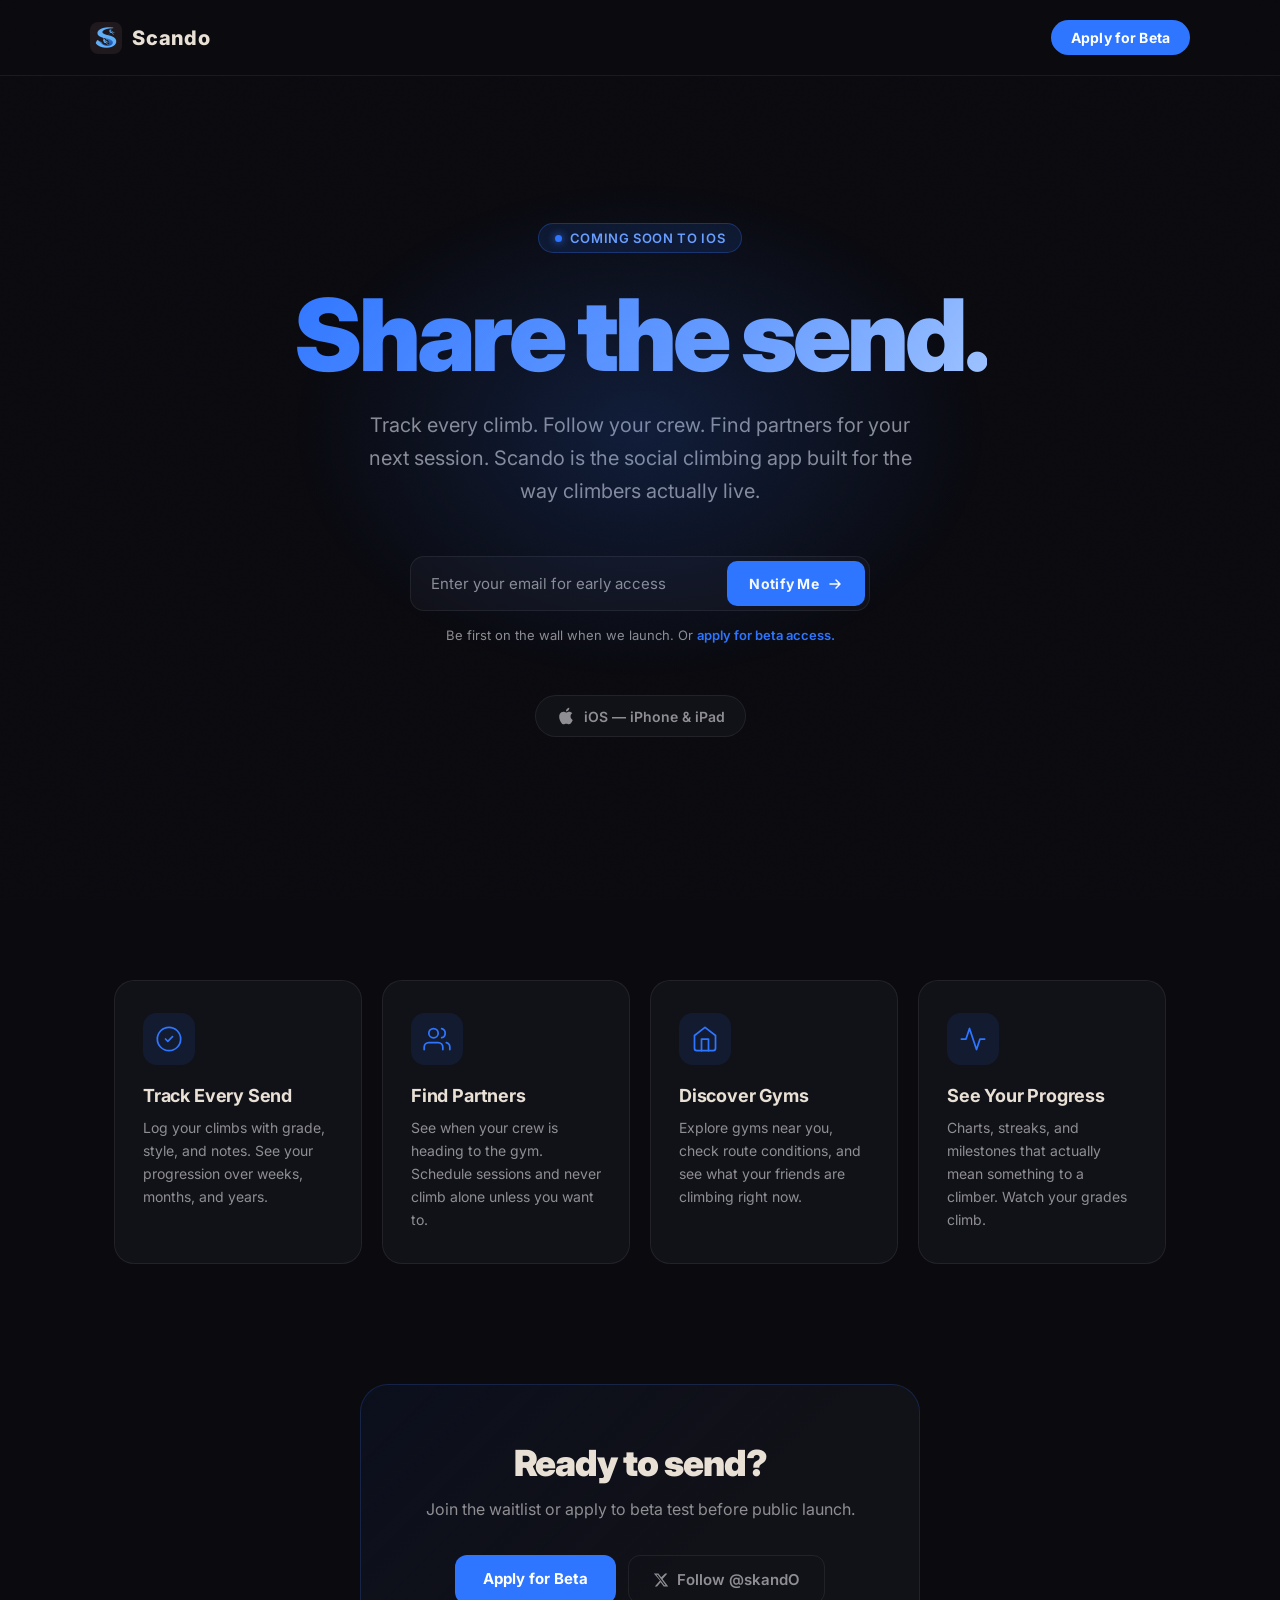
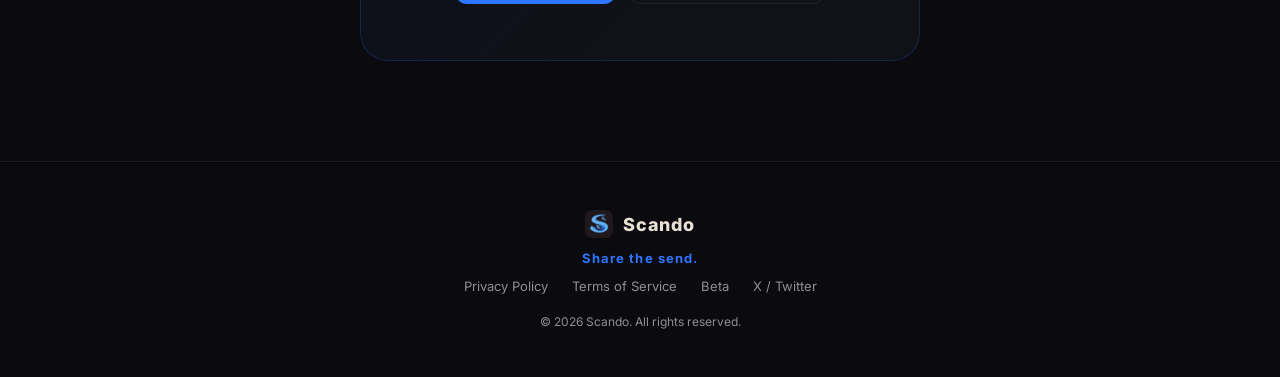
<file: index.html>
<!DOCTYPE html>
<html lang="en">
<head>
  <meta charset="UTF-8" />
  <meta name="viewport" content="width=device-width, initial-scale=1.0" />
  <title>Scando — Share the Send.</title>
  <meta name="description" content="Track every climb, follow your crew, and share every send. Scando is the social climbing app for iOS." />
  <meta property="og:title" content="Scando — Share the Send." />
  <meta property="og:description" content="The social climbing app for iOS. Coming soon." />
  <meta property="og:image" content="https://joinscando.com/icon.png" />
  <meta property="og:url" content="https://joinscando.com" />
  <meta name="twitter:card" content="summary_large_image" />
  <link rel="icon" type="image/png" href="icon.png" />
  <link rel="preconnect" href="https://fonts.googleapis.com" />
  <link rel="preconnect" href="https://fonts.gstatic.com" crossorigin />
  <link href="https://fonts.googleapis.com/css2?family=Inter:wght@400;500;600;700;800;900&display=swap" rel="stylesheet" />
  <link rel="stylesheet" href="styles.css" />
  <link rel="stylesheet" href="legal.css" />
</head>
<body>
  <div class="noise"></div>

  <header>
    <nav>
      <a href="/" class="logo">
        <img src="icon.png" alt="Scando" class="logo-icon" />
        <span>Scando</span>
      </a>
      <a href="/beta.html" class="nav-beta-btn">Apply for Beta</a>
    </nav>
  </header>

  <main>
    <section class="hero">
      <div class="hero-glow"></div>

      <div class="badge">
        <span class="badge-dot"></span>
        Coming Soon to iOS
      </div>

      <h1>
        <span class="gradient-text">Share the send.</span>
      </h1>

      <p class="hero-sub">
        Track every climb. Follow your crew. Find partners for your next session.
        Scando is the social climbing app built for the way climbers actually live.
      </p>

      <form class="signup-form" id="signupForm">
        <input
          type="email"
          name="email"
          placeholder="Enter your email for early access"
          required
          id="emailInput"
        />
        <button type="submit">
          <span>Notify Me</span>
          <svg width="16" height="16" viewBox="0 0 16 16" fill="none">
            <path d="M3 8h10M9 4l4 4-4 4" stroke="currentColor" stroke-width="1.5" stroke-linecap="round" stroke-linejoin="round"/>
          </svg>
        </button>
      </form>
      <p class="signup-note" id="signupNote">Be first on the wall when we launch. Or <a href="/beta.html">apply for beta access.</a></p>

      <div class="platforms">
        <div class="platform-badge">
          <svg width="20" height="20" viewBox="0 0 24 24" fill="currentColor">
            <path d="M18.71 19.5c-.83 1.24-1.71 2.45-3.05 2.47-1.34.03-1.77-.79-3.29-.79-1.53 0-2 .77-3.27.82-1.31.05-2.3-1.32-3.14-2.53C4.25 17 2.94 12.45 4.7 9.39c.87-1.52 2.43-2.48 4.12-2.51 1.28-.02 2.5.87 3.29.87.78 0 2.26-1.07 3.8-.91.65.03 2.47.26 3.64 1.98-.09.06-2.17 1.28-2.15 3.81.03 3.02 2.65 4.03 2.68 4.04-.03.07-.42 1.44-1.38 2.83M13 3.5c.73-.83 1.94-1.46 2.94-1.5.13 1.17-.34 2.35-1.04 3.19-.69.85-1.83 1.51-2.95 1.42-.15-1.15.41-2.35 1.05-3.11z"/>
          </svg>
          <span>iOS — iPhone & iPad</span>
        </div>
      </div>
    </section>

    <section class="features">
      <div class="features-grid">
        <div class="feature-card">
          <div class="feature-icon">
            <svg width="28" height="28" viewBox="0 0 24 24" fill="none" stroke="currentColor" stroke-width="1.5" stroke-linecap="round" stroke-linejoin="round">
              <path d="M9 12l2 2 4-4"/>
              <path d="M12 2a10 10 0 100 20A10 10 0 0012 2z"/>
            </svg>
          </div>
          <h3>Track Every Send</h3>
          <p>Log your climbs with grade, style, and notes. See your progression over weeks, months, and years.</p>
        </div>
        <div class="feature-card">
          <div class="feature-icon">
            <svg width="28" height="28" viewBox="0 0 24 24" fill="none" stroke="currentColor" stroke-width="1.5" stroke-linecap="round" stroke-linejoin="round">
              <path d="M17 21v-2a4 4 0 00-4-4H5a4 4 0 00-4 4v2"/>
              <circle cx="9" cy="7" r="4"/>
              <path d="M23 21v-2a4 4 0 00-3-3.87M16 3.13a4 4 0 010 7.75"/>
            </svg>
          </div>
          <h3>Find Partners</h3>
          <p>See when your crew is heading to the gym. Schedule sessions and never climb alone unless you want to.</p>
        </div>
        <div class="feature-card">
          <div class="feature-icon">
            <svg width="28" height="28" viewBox="0 0 24 24" fill="none" stroke="currentColor" stroke-width="1.5" stroke-linecap="round" stroke-linejoin="round">
              <path d="M3 9l9-7 9 7v11a2 2 0 01-2 2H5a2 2 0 01-2-2z"/>
              <polyline points="9,22 9,12 15,12 15,22"/>
            </svg>
          </div>
          <h3>Discover Gyms</h3>
          <p>Explore gyms near you, check route conditions, and see what your friends are climbing right now.</p>
        </div>
        <div class="feature-card">
          <div class="feature-icon">
            <svg width="28" height="28" viewBox="0 0 24 24" fill="none" stroke="currentColor" stroke-width="1.5" stroke-linecap="round" stroke-linejoin="round">
              <polyline points="22,12 18,12 15,21 9,3 6,12 2,12"/>
            </svg>
          </div>
          <h3>See Your Progress</h3>
          <p>Charts, streaks, and milestones that actually mean something to a climber. Watch your grades climb.</p>
        </div>
      </div>
    </section>

    <section class="cta-section">
      <div class="cta-inner">
        <h2>Ready to send?</h2>
        <p>Join the waitlist or apply to beta test before public launch.</p>
        <div class="cta-buttons">
          <a href="/beta.html" class="cta-primary">Apply for Beta</a>
          <a href="https://x.com/skando" target="_blank" rel="noopener" class="cta-secondary">
            <svg width="16" height="16" viewBox="0 0 24 24" fill="currentColor">
              <path d="M18.244 2.25h3.308l-7.227 8.26 8.502 11.24H16.17l-4.714-6.231-5.401 6.231H2.744l7.73-8.835L1.254 2.25H8.08l4.259 5.63 5.905-5.63zm-1.161 17.52h1.833L7.084 4.126H5.117z"/>
            </svg>
            Follow @skandO
          </a>
        </div>
      </div>
    </section>
  </main>

  <footer>
    <div class="footer-inner">
      <div class="footer-logo">
        <img src="icon.png" alt="Scando" />
        <span>Scando</span>
      </div>
      <p class="footer-tagline">Share the send.</p>
      <div class="footer-links">
        <a href="/privacy.html">Privacy Policy</a>
        <a href="/terms.html">Terms of Service</a>
        <a href="/beta.html">Beta</a>
        <a href="https://x.com/skando" target="_blank" rel="noopener">X / Twitter</a>
      </div>
      <p class="footer-copy">&copy; 2026 Scando. All rights reserved.</p>
    </div>
  </footer>

  <script src="main.js"></script>
</body>
</html>
</file>
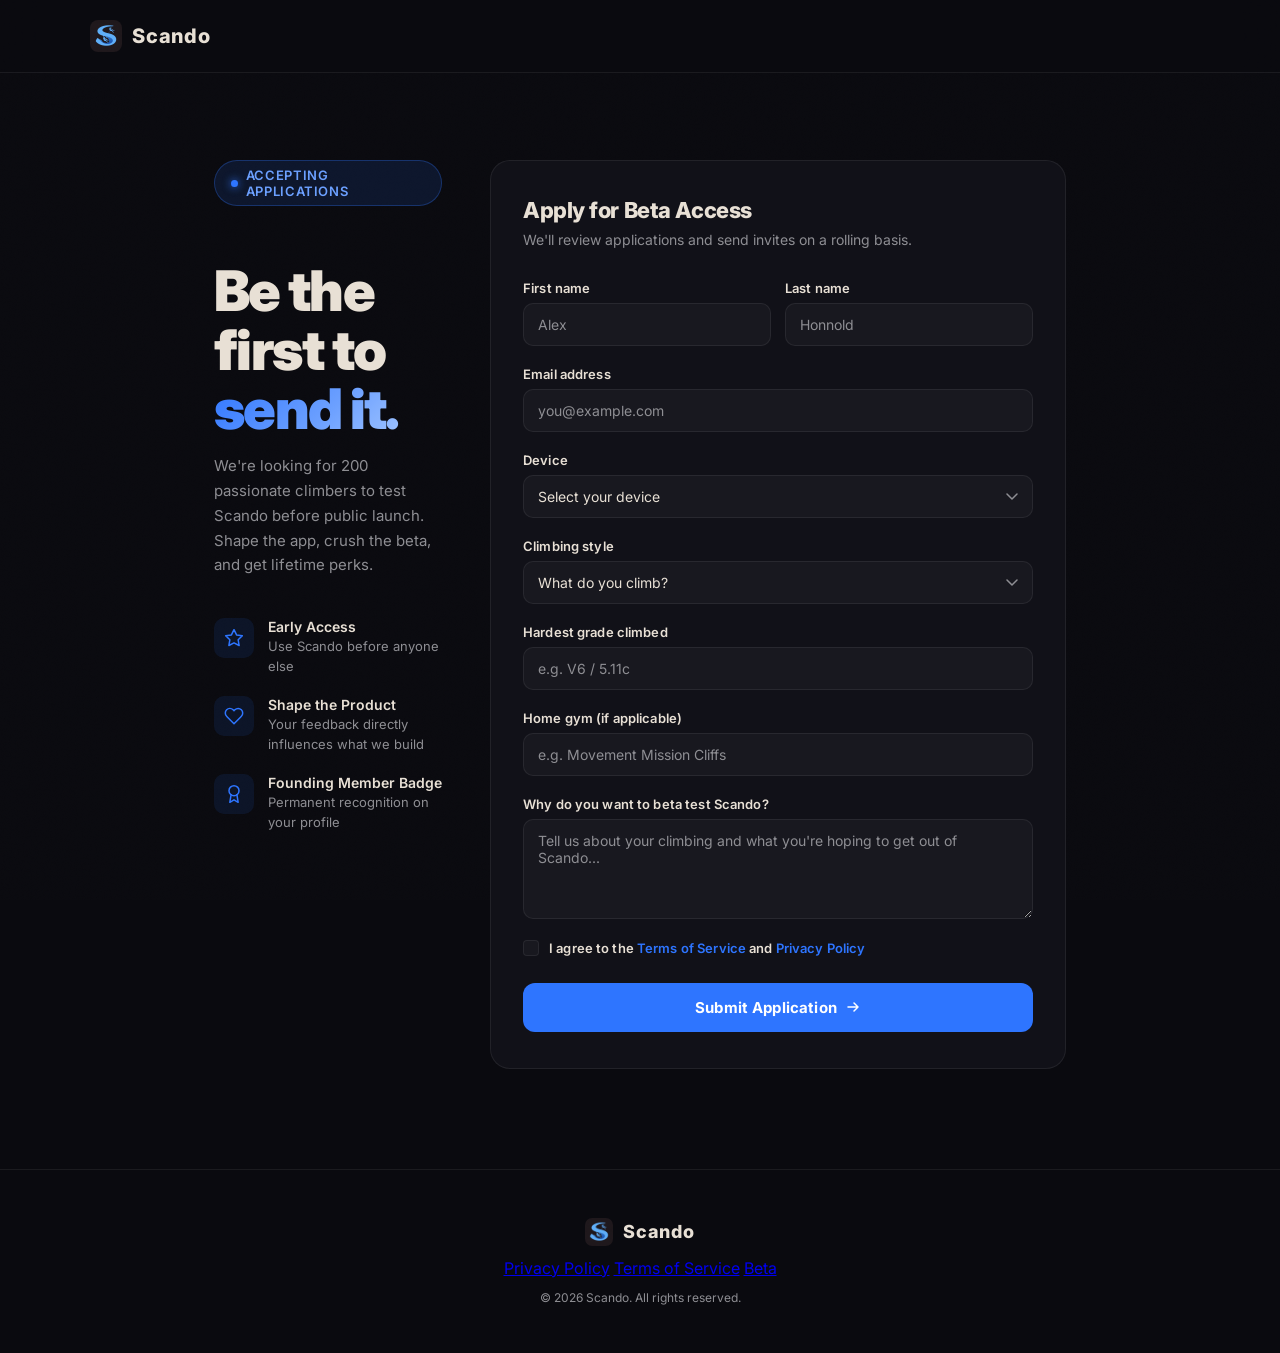
<file: beta.html>
<!DOCTYPE html>
<html lang="en">
<head>
  <meta charset="UTF-8" />
  <meta name="viewport" content="width=device-width, initial-scale=1.0" />
  <title>Beta Testing — Scando</title>
  <meta name="description" content="Apply to beta test Scando before public launch. We're looking for passionate climbers to help shape the app." />
  <link rel="icon" type="image/png" href="icon.png" />
  <link rel="preconnect" href="https://fonts.googleapis.com" />
  <link rel="preconnect" href="https://fonts.gstatic.com" crossorigin />
  <link href="https://fonts.googleapis.com/css2?family=Inter:wght@400;500;600;700;800;900&display=swap" rel="stylesheet" />
  <link rel="stylesheet" href="styles.css" />
  <link rel="stylesheet" href="beta.css" />
</head>
<body>
  <div class="noise"></div>
  <header>
    <nav>
      <a href="/" class="logo">
        <img src="icon.png" alt="Scando" class="logo-icon" />
        <span>Scando</span>
      </a>
    </nav>
  </header>

  <main class="beta-main">
    <div class="beta-container">
      <div class="beta-hero">
        <div class="badge">
          <span class="badge-dot"></span>
          Accepting Applications
        </div>
        <h1>Be the first to<br /><span class="gradient-text">send it.</span></h1>
        <p class="beta-sub">We're looking for 200 passionate climbers to test Scando before public launch. Shape the app, crush the beta, and get lifetime perks.</p>

        <div class="beta-perks">
          <div class="perk">
            <div class="perk-icon">
              <svg width="20" height="20" viewBox="0 0 24 24" fill="none" stroke="currentColor" stroke-width="1.8" stroke-linecap="round" stroke-linejoin="round">
                <polygon points="12,2 15.09,8.26 22,9.27 17,14.14 18.18,21.02 12,17.77 5.82,21.02 7,14.14 2,9.27 8.91,8.26"/>
              </svg>
            </div>
            <div>
              <p class="perk-title">Early Access</p>
              <p class="perk-desc">Use Scando before anyone else</p>
            </div>
          </div>
          <div class="perk">
            <div class="perk-icon">
              <svg width="20" height="20" viewBox="0 0 24 24" fill="none" stroke="currentColor" stroke-width="1.8" stroke-linecap="round" stroke-linejoin="round">
                <path d="M20.84 4.61a5.5 5.5 0 00-7.78 0L12 5.67l-1.06-1.06a5.5 5.5 0 00-7.78 7.78l1.06 1.06L12 21.23l7.78-7.78 1.06-1.06a5.5 5.5 0 000-7.78z"/>
              </svg>
            </div>
            <div>
              <p class="perk-title">Shape the Product</p>
              <p class="perk-desc">Your feedback directly influences what we build</p>
            </div>
          </div>
          <div class="perk">
            <div class="perk-icon">
              <svg width="20" height="20" viewBox="0 0 24 24" fill="none" stroke="currentColor" stroke-width="1.8" stroke-linecap="round" stroke-linejoin="round">
                <circle cx="12" cy="8" r="6"/>
                <path d="M15.477 12.89L17 22l-5-3-5 3 1.523-9.11"/>
              </svg>
            </div>
            <div>
              <p class="perk-title">Founding Member Badge</p>
              <p class="perk-desc">Permanent recognition on your profile</p>
            </div>
          </div>
        </div>
      </div>

      <div class="beta-form-card" id="betaFormCard">
        <h2>Apply for Beta Access</h2>
        <p class="form-sub">We'll review applications and send invites on a rolling basis.</p>

        <form class="beta-form" id="betaForm">
          <div class="field-row">
            <div class="field">
              <label for="firstName">First name</label>
              <input type="text" id="firstName" name="firstName" placeholder="Alex" required />
            </div>
            <div class="field">
              <label for="lastName">Last name</label>
              <input type="text" id="lastName" name="lastName" placeholder="Honnold" required />
            </div>
          </div>

          <div class="field">
            <label for="betaEmail">Email address</label>
            <input type="email" id="betaEmail" name="email" placeholder="you@example.com" required />
          </div>

          <div class="field">
            <label for="device">Device</label>
            <select id="device" name="device" required>
              <option value="" disabled selected>Select your device</option>
              <option value="iphone">iPhone</option>
              <option value="ipad">iPad</option>
            </select>
          </div>

          <div class="field">
            <label for="climbingStyle">Climbing style</label>
            <select id="climbingStyle" name="climbingStyle" required>
              <option value="" disabled selected>What do you climb?</option>
              <option value="bouldering">Bouldering</option>
              <option value="sport">Sport / Top Rope</option>
              <option value="trad">Trad</option>
              <option value="all">All of the above</option>
            </select>
          </div>

          <div class="field">
            <label for="grade">Hardest grade climbed</label>
            <input type="text" id="grade" name="grade" placeholder="e.g. V6 / 5.11c" />
          </div>

          <div class="field">
            <label for="gym">Home gym (if applicable)</label>
            <input type="text" id="gym" name="gym" placeholder="e.g. Movement Mission Cliffs" />
          </div>

          <div class="field">
            <label for="why">Why do you want to beta test Scando?</label>
            <textarea id="why" name="why" rows="4" placeholder="Tell us about your climbing and what you're hoping to get out of Scando..." required></textarea>
          </div>

          <div class="field checkbox-field">
            <label class="checkbox-label">
              <input type="checkbox" id="agree" name="agree" required />
              <span>I agree to the <a href="/terms.html" target="_blank">Terms of Service</a> and <a href="/privacy.html" target="_blank">Privacy Policy</a></span>
            </label>
          </div>

          <button type="submit" class="submit-btn">
            <span>Submit Application</span>
            <svg width="16" height="16" viewBox="0 0 16 16" fill="none">
              <path d="M3 8h10M9 4l4 4-4 4" stroke="currentColor" stroke-width="1.5" stroke-linecap="round" stroke-linejoin="round"/>
            </svg>
          </button>
        </form>
      </div>

      <div class="beta-success" id="betaSuccess" style="display:none;">
        <div class="success-icon">
          <svg width="40" height="40" viewBox="0 0 24 24" fill="none" stroke="currentColor" stroke-width="1.5" stroke-linecap="round" stroke-linejoin="round">
            <path d="M22 11.08V12a10 10 0 11-5.93-9.14"/>
            <polyline points="22,4 12,14.01 9,11.01"/>
          </svg>
        </div>
        <h2>Application received.</h2>
        <p>We'll be in touch. In the meantime, follow us for updates.</p>
        <a href="/" class="back-link">Back to home</a>
      </div>
    </div>
  </main>

  <footer>
    <div class="footer-inner">
      <div class="footer-logo">
        <img src="icon.png" alt="Scando" />
        <span>Scando</span>
      </div>
      <div class="footer-links">
        <a href="/privacy.html">Privacy Policy</a>
        <a href="/terms.html">Terms of Service</a>
        <a href="/beta.html">Beta</a>
      </div>
      <p class="footer-copy">&copy; 2026 Scando. All rights reserved.</p>
    </div>
  </footer>

  <script src="beta.js"></script>
</body>
</html>
</file>
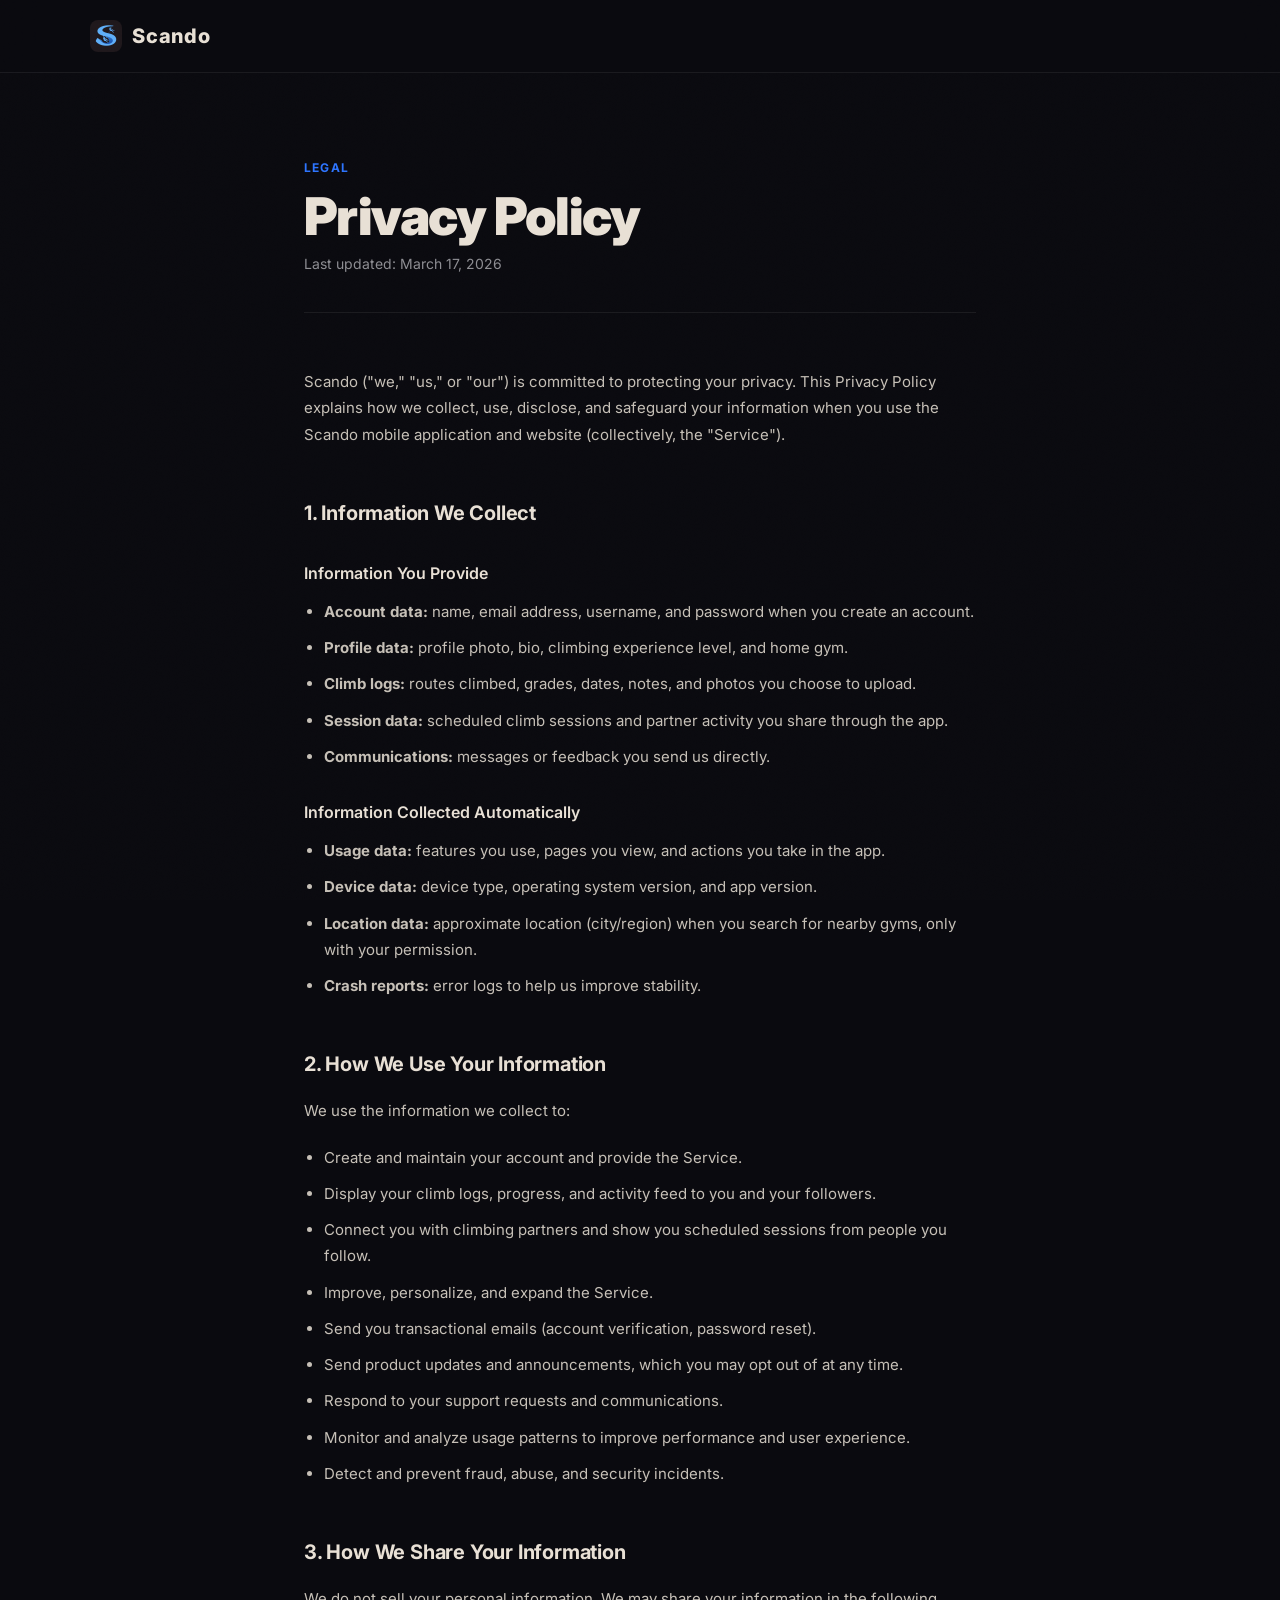
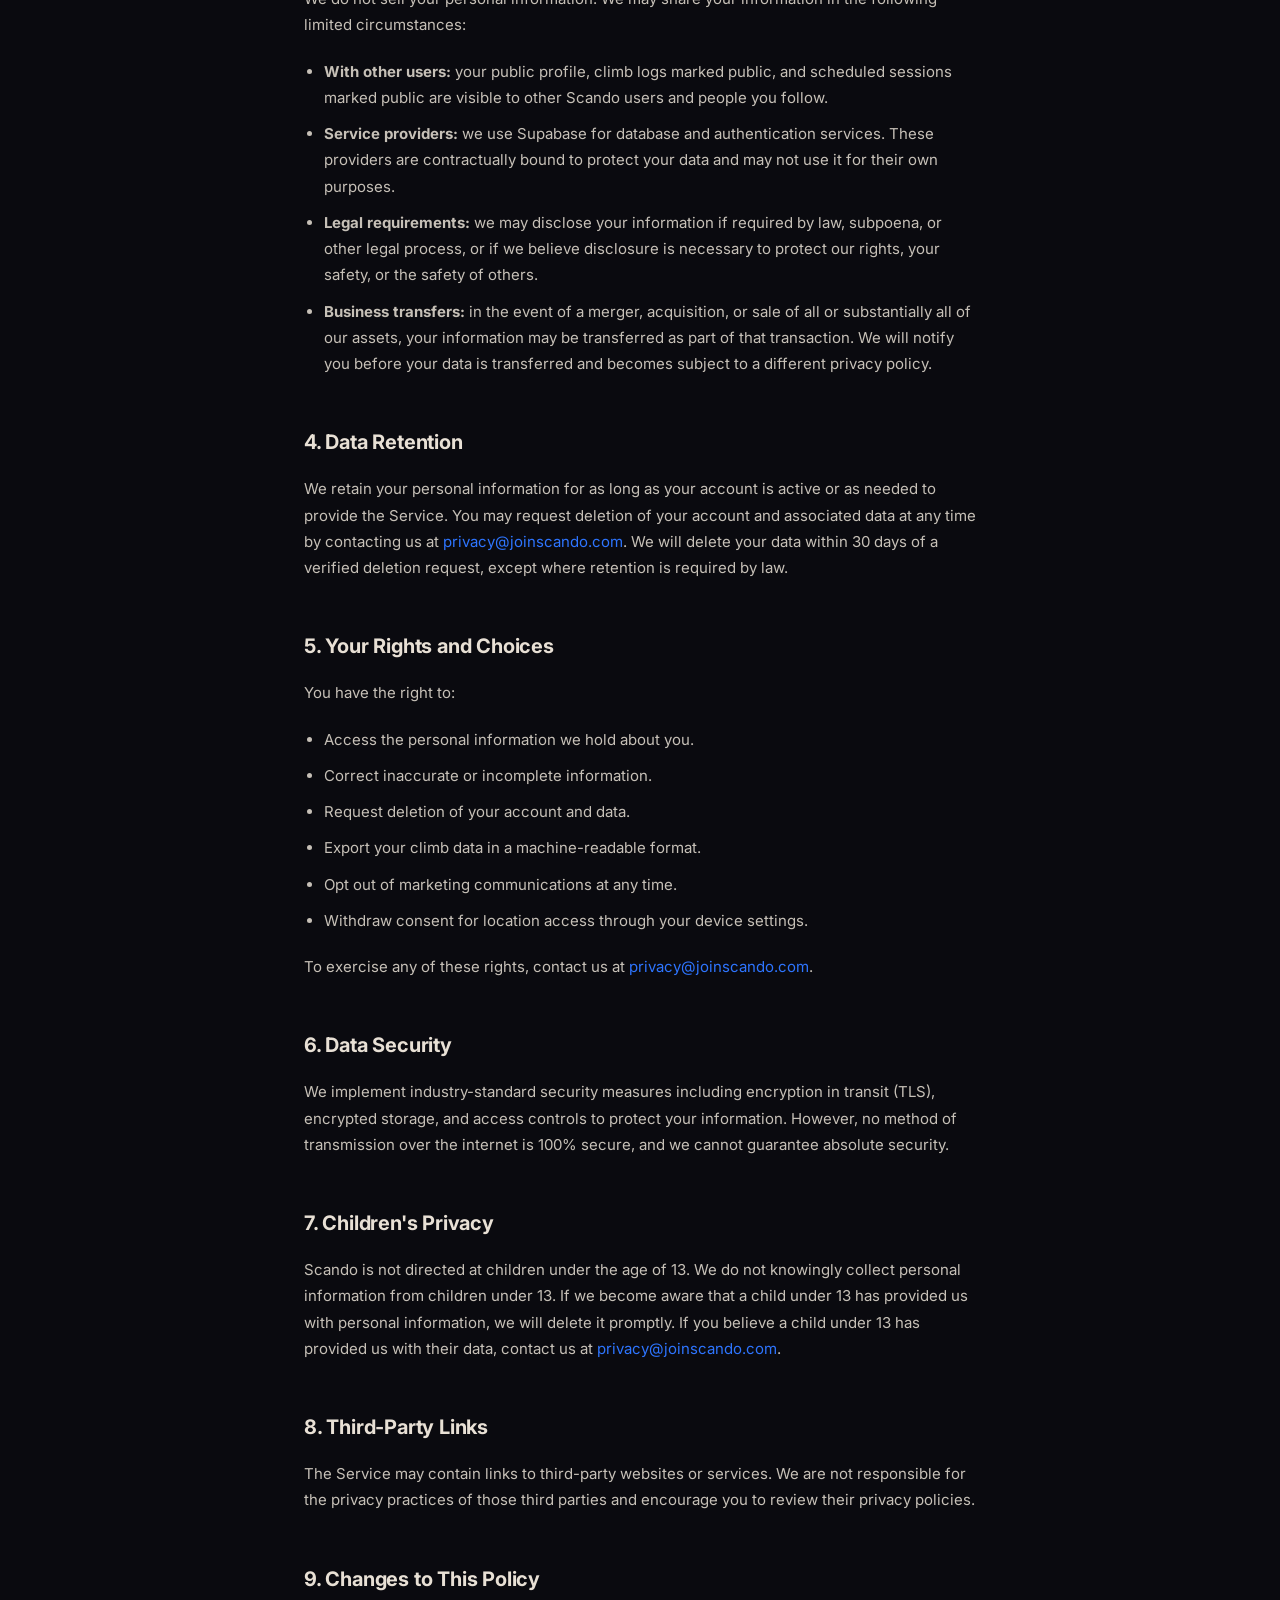
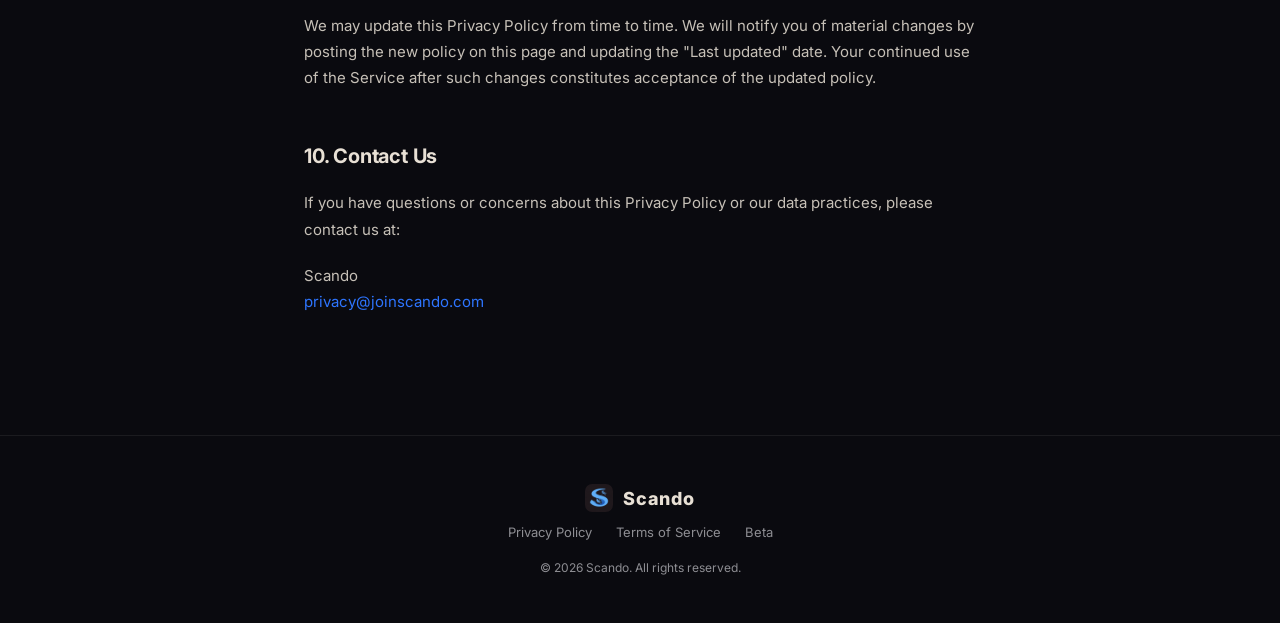
<file: privacy.html>
<!DOCTYPE html>
<html lang="en">
<head>
  <meta charset="UTF-8" />
  <meta name="viewport" content="width=device-width, initial-scale=1.0" />
  <title>Privacy Policy — Scando</title>
  <link rel="icon" type="image/png" href="icon.png" />
  <link rel="preconnect" href="https://fonts.googleapis.com" />
  <link rel="preconnect" href="https://fonts.gstatic.com" crossorigin />
  <link href="https://fonts.googleapis.com/css2?family=Inter:wght@400;500;600;700;800;900&display=swap" rel="stylesheet" />
  <link rel="stylesheet" href="styles.css" />
  <link rel="stylesheet" href="legal.css" />
</head>
<body>
  <div class="noise"></div>
  <header>
    <nav>
      <a href="/" class="logo">
        <img src="icon.png" alt="Scando" class="logo-icon" />
        <span>Scando</span>
      </a>
    </nav>
  </header>
  <main class="legal-main">
    <div class="legal-container">
      <div class="legal-header">
        <p class="legal-label">Legal</p>
        <h1>Privacy Policy</h1>
        <p class="legal-date">Last updated: March 17, 2026</p>
      </div>

      <div class="legal-body">
        <p>Scando ("we," "us," or "our") is committed to protecting your privacy. This Privacy Policy explains how we collect, use, disclose, and safeguard your information when you use the Scando mobile application and website (collectively, the "Service").</p>

        <h2>1. Information We Collect</h2>

        <h3>Information You Provide</h3>
        <ul>
          <li><strong>Account data:</strong> name, email address, username, and password when you create an account.</li>
          <li><strong>Profile data:</strong> profile photo, bio, climbing experience level, and home gym.</li>
          <li><strong>Climb logs:</strong> routes climbed, grades, dates, notes, and photos you choose to upload.</li>
          <li><strong>Session data:</strong> scheduled climb sessions and partner activity you share through the app.</li>
          <li><strong>Communications:</strong> messages or feedback you send us directly.</li>
        </ul>

        <h3>Information Collected Automatically</h3>
        <ul>
          <li><strong>Usage data:</strong> features you use, pages you view, and actions you take in the app.</li>
          <li><strong>Device data:</strong> device type, operating system version, and app version.</li>
          <li><strong>Location data:</strong> approximate location (city/region) when you search for nearby gyms, only with your permission.</li>
          <li><strong>Crash reports:</strong> error logs to help us improve stability.</li>
        </ul>

        <h2>2. How We Use Your Information</h2>
        <p>We use the information we collect to:</p>
        <ul>
          <li>Create and maintain your account and provide the Service.</li>
          <li>Display your climb logs, progress, and activity feed to you and your followers.</li>
          <li>Connect you with climbing partners and show you scheduled sessions from people you follow.</li>
          <li>Improve, personalize, and expand the Service.</li>
          <li>Send you transactional emails (account verification, password reset).</li>
          <li>Send product updates and announcements, which you may opt out of at any time.</li>
          <li>Respond to your support requests and communications.</li>
          <li>Monitor and analyze usage patterns to improve performance and user experience.</li>
          <li>Detect and prevent fraud, abuse, and security incidents.</li>
        </ul>

        <h2>3. How We Share Your Information</h2>
        <p>We do not sell your personal information. We may share your information in the following limited circumstances:</p>
        <ul>
          <li><strong>With other users:</strong> your public profile, climb logs marked public, and scheduled sessions marked public are visible to other Scando users and people you follow.</li>
          <li><strong>Service providers:</strong> we use Supabase for database and authentication services. These providers are contractually bound to protect your data and may not use it for their own purposes.</li>
          <li><strong>Legal requirements:</strong> we may disclose your information if required by law, subpoena, or other legal process, or if we believe disclosure is necessary to protect our rights, your safety, or the safety of others.</li>
          <li><strong>Business transfers:</strong> in the event of a merger, acquisition, or sale of all or substantially all of our assets, your information may be transferred as part of that transaction. We will notify you before your data is transferred and becomes subject to a different privacy policy.</li>
        </ul>

        <h2>4. Data Retention</h2>
        <p>We retain your personal information for as long as your account is active or as needed to provide the Service. You may request deletion of your account and associated data at any time by contacting us at <a href="mailto:privacy@joinscando.com">privacy@joinscando.com</a>. We will delete your data within 30 days of a verified deletion request, except where retention is required by law.</p>

        <h2>5. Your Rights and Choices</h2>
        <p>You have the right to:</p>
        <ul>
          <li>Access the personal information we hold about you.</li>
          <li>Correct inaccurate or incomplete information.</li>
          <li>Request deletion of your account and data.</li>
          <li>Export your climb data in a machine-readable format.</li>
          <li>Opt out of marketing communications at any time.</li>
          <li>Withdraw consent for location access through your device settings.</li>
        </ul>
        <p>To exercise any of these rights, contact us at <a href="mailto:privacy@joinscando.com">privacy@joinscando.com</a>.</p>

        <h2>6. Data Security</h2>
        <p>We implement industry-standard security measures including encryption in transit (TLS), encrypted storage, and access controls to protect your information. However, no method of transmission over the internet is 100% secure, and we cannot guarantee absolute security.</p>

        <h2>7. Children's Privacy</h2>
        <p>Scando is not directed at children under the age of 13. We do not knowingly collect personal information from children under 13. If we become aware that a child under 13 has provided us with personal information, we will delete it promptly. If you believe a child under 13 has provided us with their data, contact us at <a href="mailto:privacy@joinscando.com">privacy@joinscando.com</a>.</p>

        <h2>8. Third-Party Links</h2>
        <p>The Service may contain links to third-party websites or services. We are not responsible for the privacy practices of those third parties and encourage you to review their privacy policies.</p>

        <h2>9. Changes to This Policy</h2>
        <p>We may update this Privacy Policy from time to time. We will notify you of material changes by posting the new policy on this page and updating the "Last updated" date. Your continued use of the Service after such changes constitutes acceptance of the updated policy.</p>

        <h2>10. Contact Us</h2>
        <p>If you have questions or concerns about this Privacy Policy or our data practices, please contact us at:</p>
        <p>
          Scando<br />
          <a href="mailto:privacy@joinscando.com">privacy@joinscando.com</a>
        </p>
      </div>
    </div>
  </main>
  <footer>
    <div class="footer-inner">
      <div class="footer-logo">
        <img src="icon.png" alt="Scando" />
        <span>Scando</span>
      </div>
      <div class="footer-links">
        <a href="/privacy.html">Privacy Policy</a>
        <a href="/terms.html">Terms of Service</a>
        <a href="/beta.html">Beta</a>
      </div>
      <p class="footer-copy">&copy; 2026 Scando. All rights reserved.</p>
    </div>
  </footer>
</body>
</html>
</file>
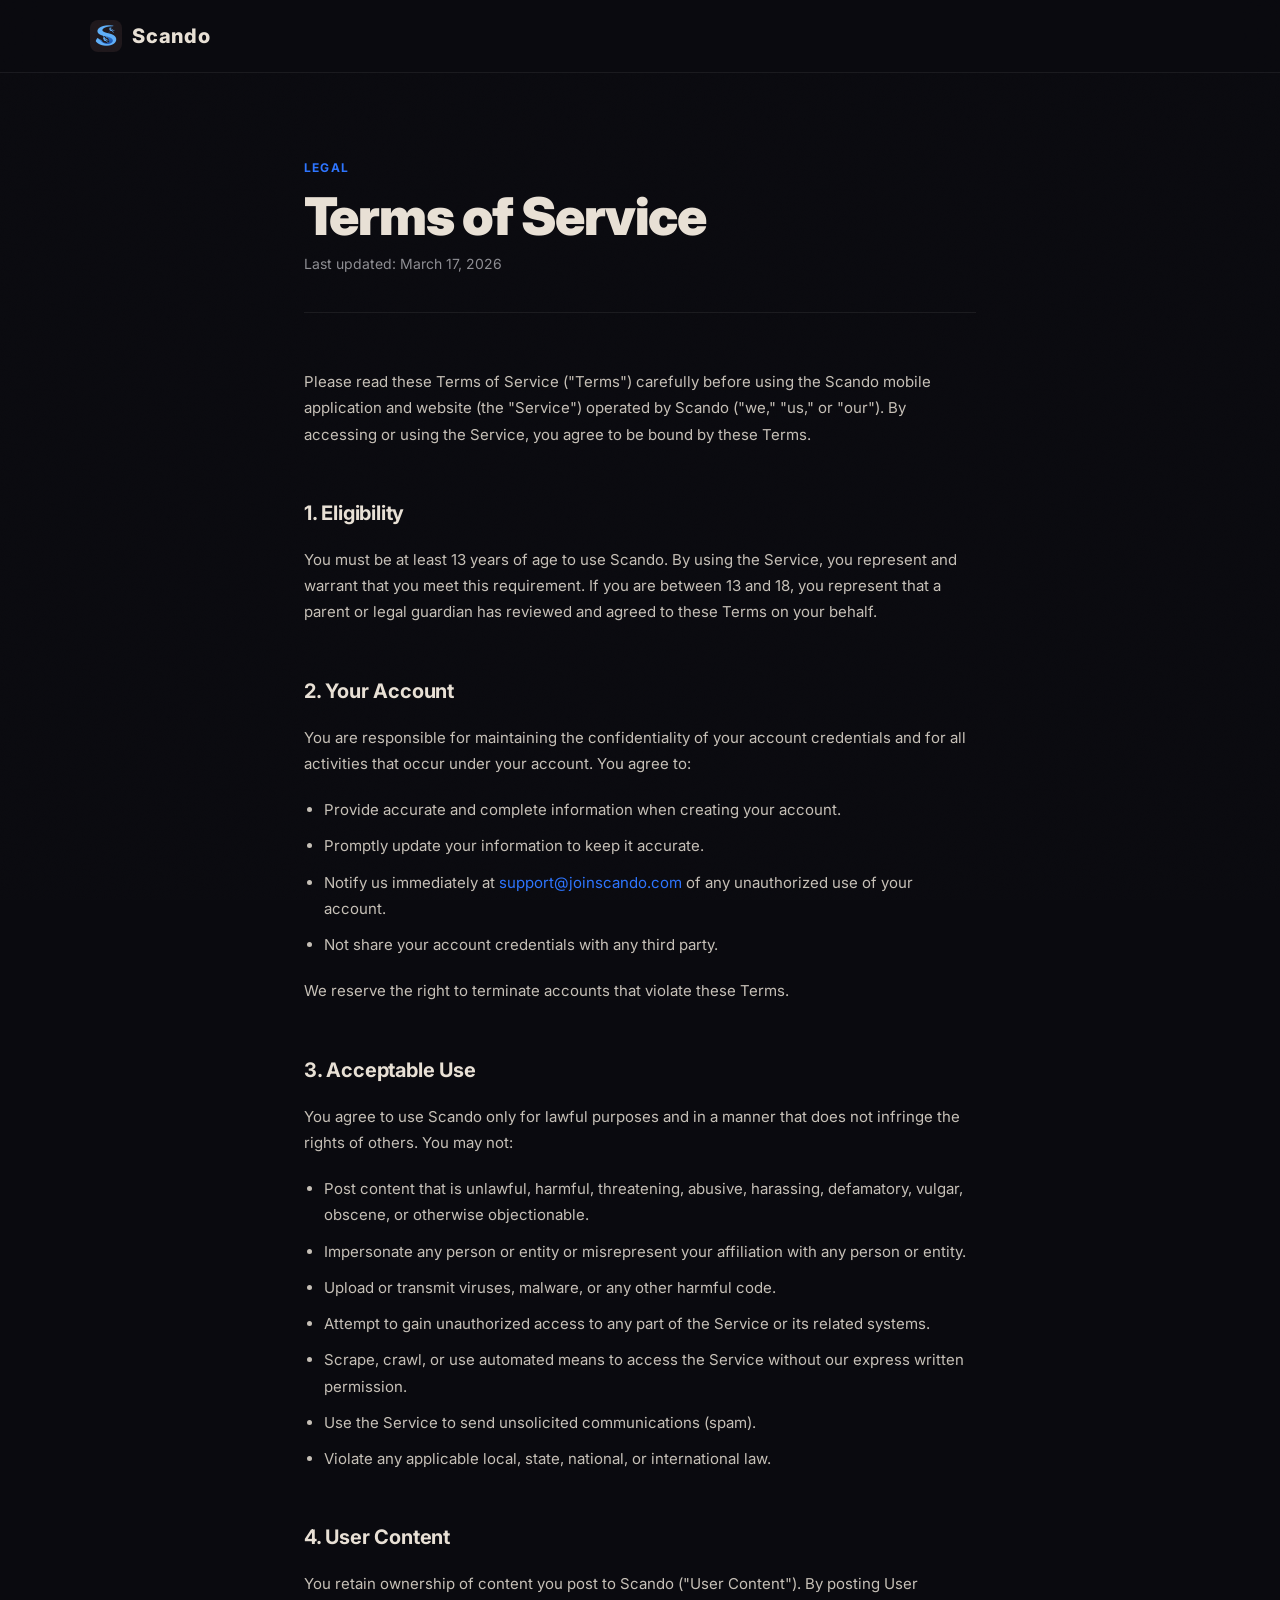
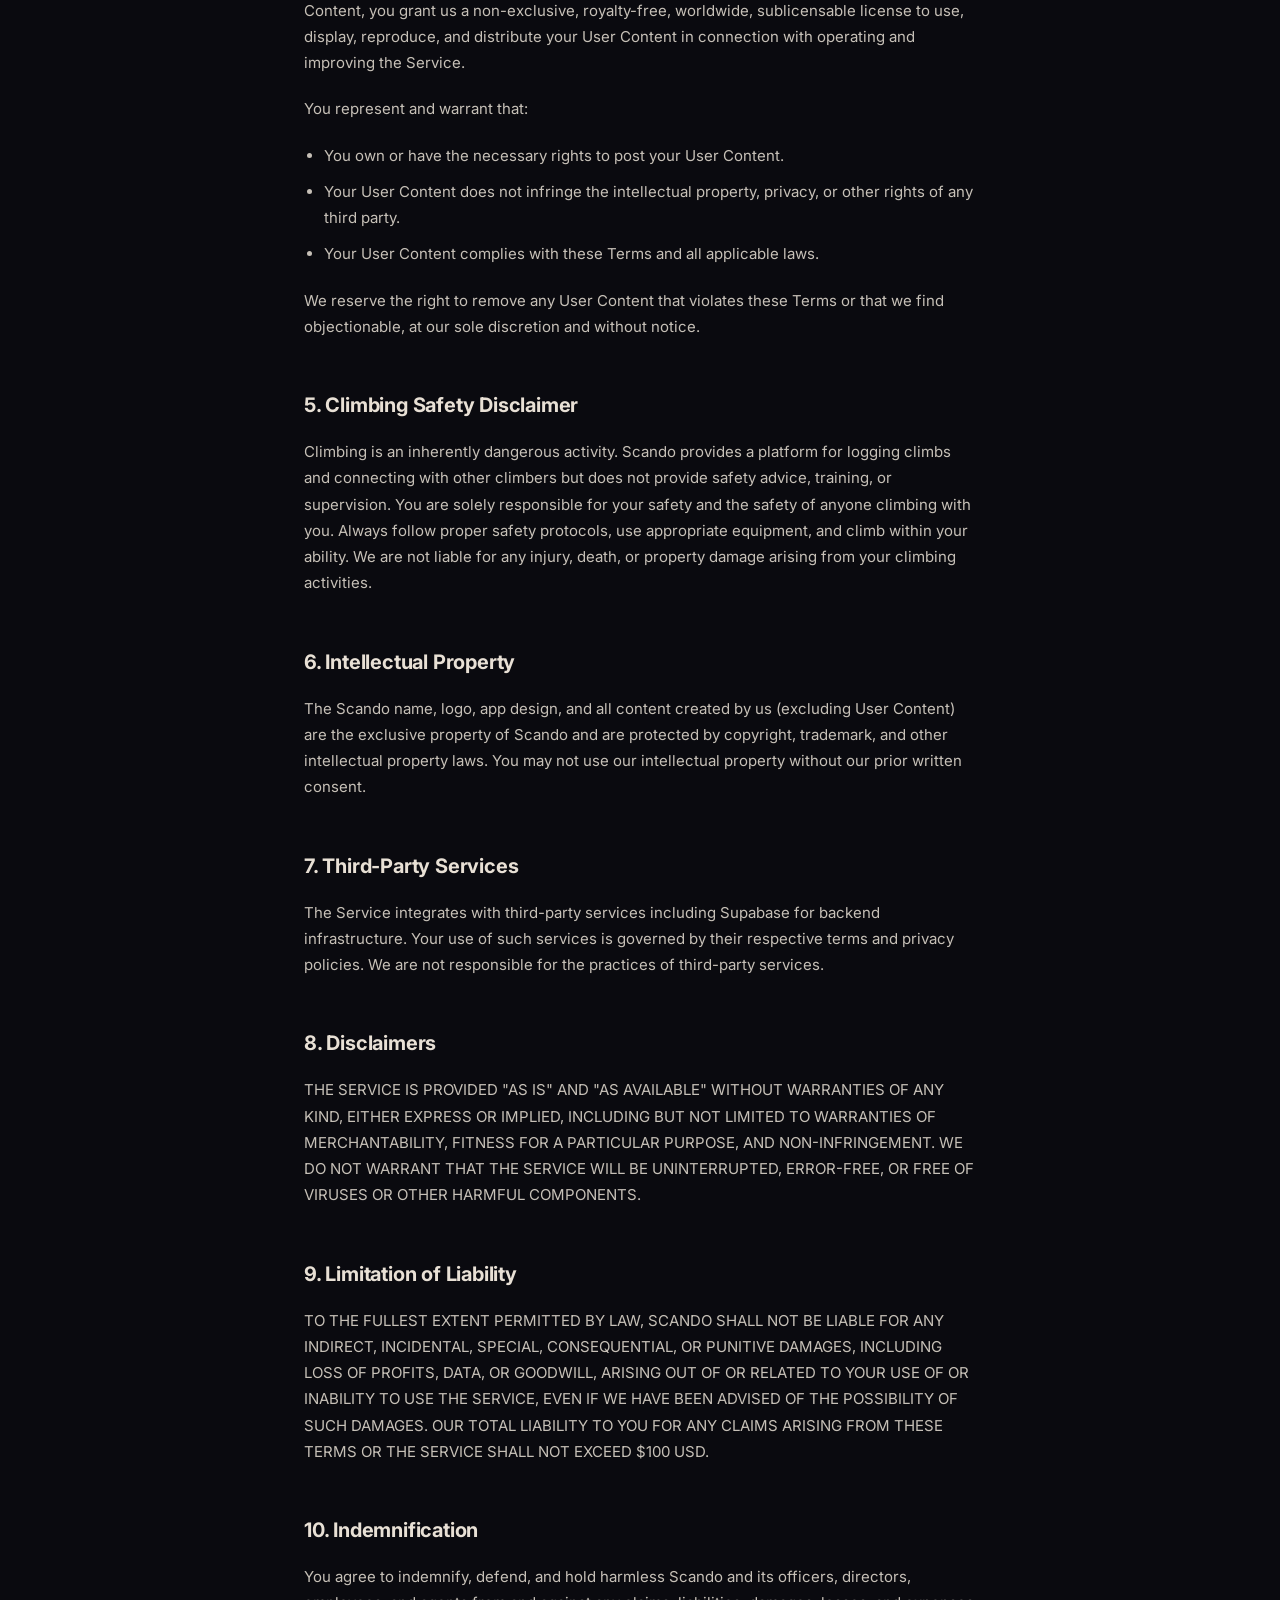
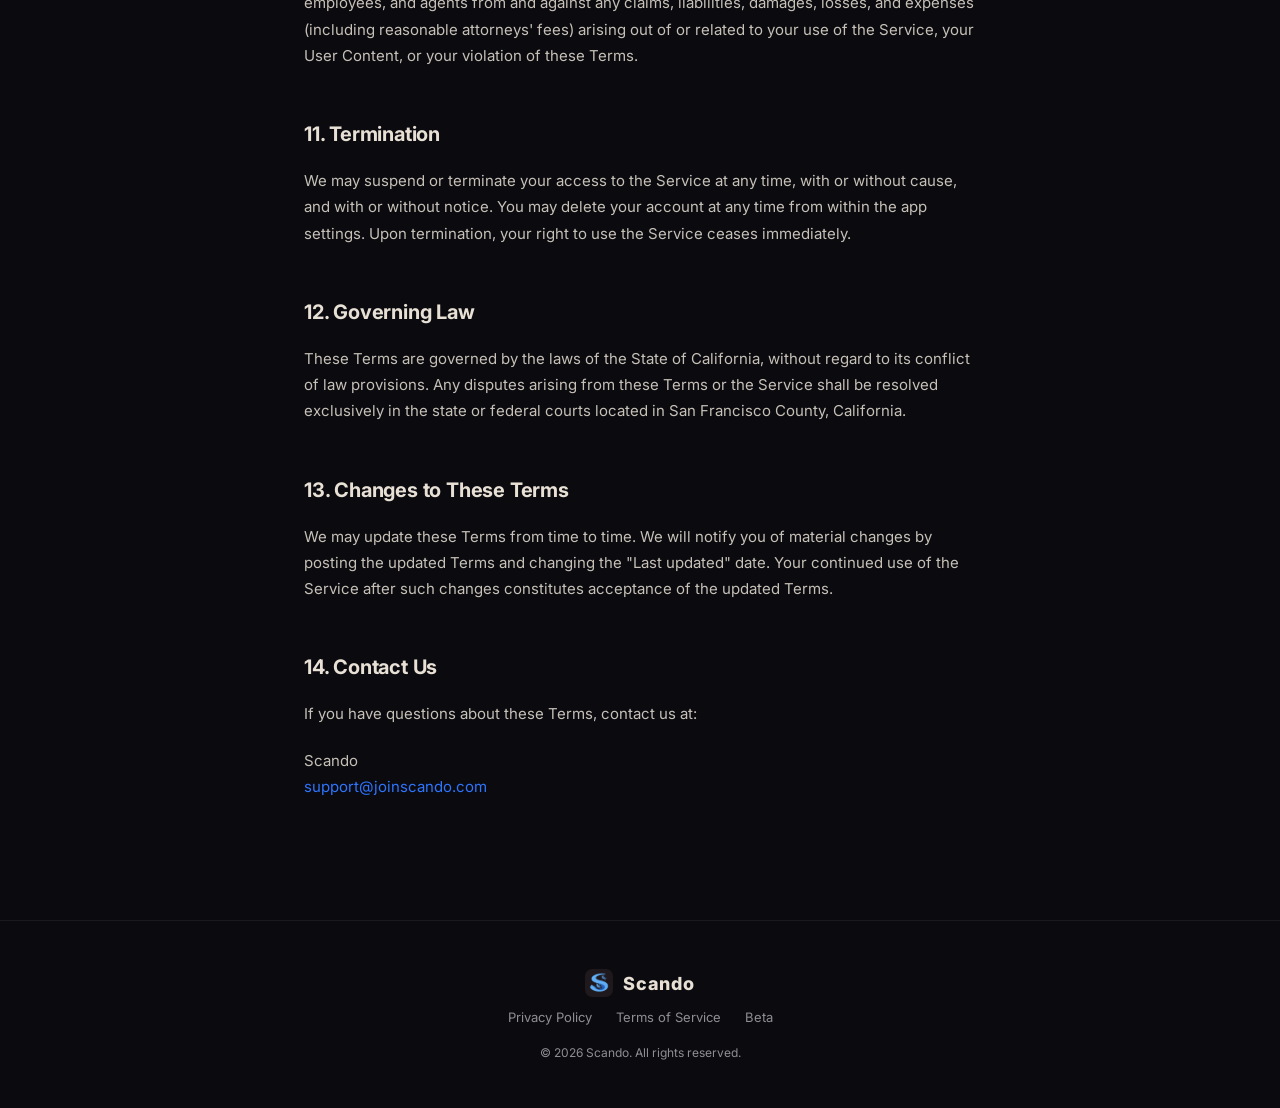
<file: terms.html>
<!DOCTYPE html>
<html lang="en">
<head>
  <meta charset="UTF-8" />
  <meta name="viewport" content="width=device-width, initial-scale=1.0" />
  <title>Terms of Service — Scando</title>
  <link rel="icon" type="image/png" href="icon.png" />
  <link rel="preconnect" href="https://fonts.googleapis.com" />
  <link rel="preconnect" href="https://fonts.gstatic.com" crossorigin />
  <link href="https://fonts.googleapis.com/css2?family=Inter:wght@400;500;600;700;800;900&display=swap" rel="stylesheet" />
  <link rel="stylesheet" href="styles.css" />
  <link rel="stylesheet" href="legal.css" />
</head>
<body>
  <div class="noise"></div>
  <header>
    <nav>
      <a href="/" class="logo">
        <img src="icon.png" alt="Scando" class="logo-icon" />
        <span>Scando</span>
      </a>
    </nav>
  </header>
  <main class="legal-main">
    <div class="legal-container">
      <div class="legal-header">
        <p class="legal-label">Legal</p>
        <h1>Terms of Service</h1>
        <p class="legal-date">Last updated: March 17, 2026</p>
      </div>

      <div class="legal-body">
        <p>Please read these Terms of Service ("Terms") carefully before using the Scando mobile application and website (the "Service") operated by Scando ("we," "us," or "our"). By accessing or using the Service, you agree to be bound by these Terms.</p>

        <h2>1. Eligibility</h2>
        <p>You must be at least 13 years of age to use Scando. By using the Service, you represent and warrant that you meet this requirement. If you are between 13 and 18, you represent that a parent or legal guardian has reviewed and agreed to these Terms on your behalf.</p>

        <h2>2. Your Account</h2>
        <p>You are responsible for maintaining the confidentiality of your account credentials and for all activities that occur under your account. You agree to:</p>
        <ul>
          <li>Provide accurate and complete information when creating your account.</li>
          <li>Promptly update your information to keep it accurate.</li>
          <li>Notify us immediately at <a href="mailto:support@joinscando.com">support@joinscando.com</a> of any unauthorized use of your account.</li>
          <li>Not share your account credentials with any third party.</li>
        </ul>
        <p>We reserve the right to terminate accounts that violate these Terms.</p>

        <h2>3. Acceptable Use</h2>
        <p>You agree to use Scando only for lawful purposes and in a manner that does not infringe the rights of others. You may not:</p>
        <ul>
          <li>Post content that is unlawful, harmful, threatening, abusive, harassing, defamatory, vulgar, obscene, or otherwise objectionable.</li>
          <li>Impersonate any person or entity or misrepresent your affiliation with any person or entity.</li>
          <li>Upload or transmit viruses, malware, or any other harmful code.</li>
          <li>Attempt to gain unauthorized access to any part of the Service or its related systems.</li>
          <li>Scrape, crawl, or use automated means to access the Service without our express written permission.</li>
          <li>Use the Service to send unsolicited communications (spam).</li>
          <li>Violate any applicable local, state, national, or international law.</li>
        </ul>

        <h2>4. User Content</h2>
        <p>You retain ownership of content you post to Scando ("User Content"). By posting User Content, you grant us a non-exclusive, royalty-free, worldwide, sublicensable license to use, display, reproduce, and distribute your User Content in connection with operating and improving the Service.</p>
        <p>You represent and warrant that:</p>
        <ul>
          <li>You own or have the necessary rights to post your User Content.</li>
          <li>Your User Content does not infringe the intellectual property, privacy, or other rights of any third party.</li>
          <li>Your User Content complies with these Terms and all applicable laws.</li>
        </ul>
        <p>We reserve the right to remove any User Content that violates these Terms or that we find objectionable, at our sole discretion and without notice.</p>

        <h2>5. Climbing Safety Disclaimer</h2>
        <p>Climbing is an inherently dangerous activity. Scando provides a platform for logging climbs and connecting with other climbers but does not provide safety advice, training, or supervision. You are solely responsible for your safety and the safety of anyone climbing with you. Always follow proper safety protocols, use appropriate equipment, and climb within your ability. We are not liable for any injury, death, or property damage arising from your climbing activities.</p>

        <h2>6. Intellectual Property</h2>
        <p>The Scando name, logo, app design, and all content created by us (excluding User Content) are the exclusive property of Scando and are protected by copyright, trademark, and other intellectual property laws. You may not use our intellectual property without our prior written consent.</p>

        <h2>7. Third-Party Services</h2>
        <p>The Service integrates with third-party services including Supabase for backend infrastructure. Your use of such services is governed by their respective terms and privacy policies. We are not responsible for the practices of third-party services.</p>

        <h2>8. Disclaimers</h2>
        <p>THE SERVICE IS PROVIDED "AS IS" AND "AS AVAILABLE" WITHOUT WARRANTIES OF ANY KIND, EITHER EXPRESS OR IMPLIED, INCLUDING BUT NOT LIMITED TO WARRANTIES OF MERCHANTABILITY, FITNESS FOR A PARTICULAR PURPOSE, AND NON-INFRINGEMENT. WE DO NOT WARRANT THAT THE SERVICE WILL BE UNINTERRUPTED, ERROR-FREE, OR FREE OF VIRUSES OR OTHER HARMFUL COMPONENTS.</p>

        <h2>9. Limitation of Liability</h2>
        <p>TO THE FULLEST EXTENT PERMITTED BY LAW, SCANDO SHALL NOT BE LIABLE FOR ANY INDIRECT, INCIDENTAL, SPECIAL, CONSEQUENTIAL, OR PUNITIVE DAMAGES, INCLUDING LOSS OF PROFITS, DATA, OR GOODWILL, ARISING OUT OF OR RELATED TO YOUR USE OF OR INABILITY TO USE THE SERVICE, EVEN IF WE HAVE BEEN ADVISED OF THE POSSIBILITY OF SUCH DAMAGES. OUR TOTAL LIABILITY TO YOU FOR ANY CLAIMS ARISING FROM THESE TERMS OR THE SERVICE SHALL NOT EXCEED $100 USD.</p>

        <h2>10. Indemnification</h2>
        <p>You agree to indemnify, defend, and hold harmless Scando and its officers, directors, employees, and agents from and against any claims, liabilities, damages, losses, and expenses (including reasonable attorneys' fees) arising out of or related to your use of the Service, your User Content, or your violation of these Terms.</p>

        <h2>11. Termination</h2>
        <p>We may suspend or terminate your access to the Service at any time, with or without cause, and with or without notice. You may delete your account at any time from within the app settings. Upon termination, your right to use the Service ceases immediately.</p>

        <h2>12. Governing Law</h2>
        <p>These Terms are governed by the laws of the State of California, without regard to its conflict of law provisions. Any disputes arising from these Terms or the Service shall be resolved exclusively in the state or federal courts located in San Francisco County, California.</p>

        <h2>13. Changes to These Terms</h2>
        <p>We may update these Terms from time to time. We will notify you of material changes by posting the updated Terms and changing the "Last updated" date. Your continued use of the Service after such changes constitutes acceptance of the updated Terms.</p>

        <h2>14. Contact Us</h2>
        <p>If you have questions about these Terms, contact us at:</p>
        <p>
          Scando<br />
          <a href="mailto:support@joinscando.com">support@joinscando.com</a>
        </p>
      </div>
    </div>
  </main>
  <footer>
    <div class="footer-inner">
      <div class="footer-logo">
        <img src="icon.png" alt="Scando" />
        <span>Scando</span>
      </div>
      <div class="footer-links">
        <a href="/privacy.html">Privacy Policy</a>
        <a href="/terms.html">Terms of Service</a>
        <a href="/beta.html">Beta</a>
      </div>
      <p class="footer-copy">&copy; 2026 Scando. All rights reserved.</p>
    </div>
  </footer>
</body>
</html>
</file>
<file: styles.css>
*, *::before, *::after {
  box-sizing: border-box;
  margin: 0;
  padding: 0;
}

:root {
  --blue: #2E75FF;
  --blue-dim: #1a5ccc;
  --bg: #0A0A0F;
  --surface: #111118;
  --surface2: #18181F;
  --border: rgba(255,255,255,0.07);
  --text: #E8E0D5;
  --muted: #8E8E93;
}

html {
  font-family: 'Inter', -apple-system, BlinkMacSystemFont, sans-serif;
  background: var(--bg);
  color: var(--text);
  scroll-behavior: smooth;
}

body {
  overflow-x: hidden;
  min-height: 100vh;
}

.noise {
  position: fixed;
  inset: 0;
  pointer-events: none;
  z-index: 0;
  background-image: url("data:image/svg+xml,%3Csvg viewBox='0 0 256 256' xmlns='http://www.w3.org/2000/svg'%3E%3Cfilter id='noise'%3E%3CfeTurbulence type='fractalNoise' baseFrequency='0.9' numOctaves='4' stitchTiles='stitch'/%3E%3C/filter%3E%3Crect width='100%25' height='100%25' filter='url(%23noise)' opacity='0.04'/%3E%3C/svg%3E");
  background-repeat: repeat;
  background-size: 200px;
  opacity: 0.4;
}

header {
  position: fixed;
  top: 0;
  left: 0;
  right: 0;
  z-index: 100;
  padding: 20px 40px;
  background: rgba(10, 10, 15, 0.8);
  backdrop-filter: blur(20px);
  -webkit-backdrop-filter: blur(20px);
  border-bottom: 1px solid var(--border);
}

nav {
  max-width: 1100px;
  margin: 0 auto;
  display: flex;
  align-items: center;
  justify-content: space-between;
}

.logo {
  display: flex;
  align-items: center;
  gap: 10px;
  text-decoration: none;
  color: inherit;
}

.logo-icon {
  width: 32px;
  height: 32px;
  border-radius: 8px;
  object-fit: cover;
}

.logo span {
  font-size: 20px;
  font-weight: 800;
  letter-spacing: 0.04em;
  color: var(--text);
}

.nav-beta-btn {
  padding: 9px 20px;
  background: var(--blue);
  color: #fff;
  font-size: 14px;
  font-weight: 700;
  border-radius: 100px;
  text-decoration: none;
  letter-spacing: 0.01em;
  transition: background 0.2s, transform 0.1s;
}

.nav-beta-btn:hover {
  background: #3a82ff;
}

main {
  position: relative;
  z-index: 1;
}

.hero {
  min-height: 100vh;
  display: flex;
  flex-direction: column;
  align-items: center;
  justify-content: center;
  text-align: center;
  padding: 140px 24px 80px;
  position: relative;
  overflow: hidden;
}

.hero-glow {
  position: absolute;
  top: 20%;
  left: 50%;
  transform: translateX(-50%);
  width: 700px;
  height: 500px;
  background: radial-gradient(ellipse at center, rgba(46,117,255,0.18) 0%, transparent 70%);
  pointer-events: none;
  animation: pulse 6s ease-in-out infinite;
}

@keyframes pulse {
  0%, 100% { opacity: 0.6; transform: translateX(-50%) scale(1); }
  50% { opacity: 1; transform: translateX(-50%) scale(1.08); }
}

.badge {
  display: inline-flex;
  align-items: center;
  gap: 8px;
  padding: 6px 16px;
  background: rgba(46,117,255,0.12);
  border: 1px solid rgba(46,117,255,0.3);
  border-radius: 100px;
  font-size: 13px;
  font-weight: 600;
  color: #6CA0FF;
  letter-spacing: 0.05em;
  text-transform: uppercase;
  margin-bottom: 32px;
}

.badge-dot {
  width: 7px;
  height: 7px;
  border-radius: 50%;
  background: var(--blue);
  animation: blink 2s ease-in-out infinite;
  box-shadow: 0 0 8px var(--blue);
}

@keyframes blink {
  0%, 100% { opacity: 1; }
  50% { opacity: 0.3; }
}

h1 {
  font-size: clamp(52px, 8vw, 100px);
  font-weight: 900;
  line-height: 1.0;
  letter-spacing: -0.04em;
  color: var(--text);
  margin-bottom: 24px;
}

.gradient-text {
  background: linear-gradient(135deg, #2E75FF 0%, #6CA0FF 60%, #a0c4ff 100%);
  -webkit-background-clip: text;
  -webkit-text-fill-color: transparent;
  background-clip: text;
}

.hero-sub {
  font-size: clamp(16px, 2.2vw, 20px);
  color: var(--muted);
  max-width: 560px;
  line-height: 1.65;
  margin-bottom: 48px;
  font-weight: 400;
}

.signup-form {
  display: flex;
  width: 100%;
  max-width: 460px;
  margin-bottom: 16px;
  background: var(--surface);
  border: 1px solid var(--border);
  border-radius: 14px;
  overflow: hidden;
  transition: border-color 0.2s;
}

.signup-form:focus-within {
  border-color: rgba(46,117,255,0.5);
  box-shadow: 0 0 0 3px rgba(46,117,255,0.08);
}

.signup-form input {
  flex: 1;
  background: transparent;
  border: none;
  outline: none;
  padding: 16px 20px;
  font-size: 15px;
  color: var(--text);
  font-family: inherit;
}

.signup-form input::placeholder {
  color: var(--muted);
}

.signup-form button {
  display: flex;
  align-items: center;
  gap: 8px;
  padding: 14px 22px;
  background: var(--blue);
  border: none;
  cursor: pointer;
  font-size: 14px;
  font-weight: 700;
  color: #fff;
  font-family: inherit;
  letter-spacing: 0.02em;
  transition: background 0.2s, transform 0.1s;
  white-space: nowrap;
  margin: 4px;
  border-radius: 10px;
}

.signup-form button:hover { background: #3a82ff; }
.signup-form button:active { transform: scale(0.97); }

.signup-note {
  font-size: 13px;
  color: var(--muted);
  margin-bottom: 52px;
}

.signup-note a {
  color: var(--blue);
  text-decoration: none;
  font-weight: 600;
}

.signup-note.success { color: #4ade80; }

.platforms {
  display: flex;
  gap: 12px;
}

.platform-badge {
  display: flex;
  align-items: center;
  gap: 8px;
  padding: 10px 20px;
  background: var(--surface);
  border: 1px solid var(--border);
  border-radius: 100px;
  font-size: 14px;
  font-weight: 600;
  color: var(--muted);
  transition: border-color 0.2s, color 0.2s;
}

.platform-badge:hover {
  border-color: rgba(46,117,255,0.4);
  color: var(--text);
}

.features {
  padding: 80px 24px 60px;
  max-width: 1100px;
  margin: 0 auto;
}

.features-grid {
  display: grid;
  grid-template-columns: repeat(auto-fit, minmax(240px, 1fr));
  gap: 20px;
}

.feature-card {
  background: var(--surface);
  border: 1px solid var(--border);
  border-radius: 20px;
  padding: 32px 28px;
  transition: border-color 0.2s, transform 0.2s;
}

.feature-card:hover {
  border-color: rgba(46,117,255,0.3);
  transform: translateY(-2px);
}

.feature-icon {
  width: 52px;
  height: 52px;
  background: rgba(46,117,255,0.1);
  border-radius: 14px;
  display: flex;
  align-items: center;
  justify-content: center;
  color: var(--blue);
  margin-bottom: 20px;
}

.feature-card h3 {
  font-size: 18px;
  font-weight: 700;
  color: var(--text);
  margin-bottom: 10px;
  letter-spacing: -0.01em;
}

.feature-card p {
  font-size: 14px;
  color: var(--muted);
  line-height: 1.65;
}

.cta-section {
  padding: 60px 24px 100px;
  display: flex;
  justify-content: center;
}

.cta-inner {
  max-width: 560px;
  width: 100%;
  background: var(--surface);
  border: 1px solid rgba(46,117,255,0.2);
  border-radius: 28px;
  padding: 56px 48px;
  text-align: center;
  background: linear-gradient(135deg, rgba(46,117,255,0.06) 0%, var(--surface) 60%);
}

.cta-inner h2 {
  font-size: 36px;
  font-weight: 900;
  letter-spacing: -0.03em;
  color: var(--text);
  margin-bottom: 12px;
}

.cta-inner p {
  font-size: 16px;
  color: var(--muted);
  margin-bottom: 32px;
  line-height: 1.6;
}

.cta-buttons {
  display: flex;
  gap: 12px;
  justify-content: center;
  flex-wrap: wrap;
}

.cta-primary {
  padding: 14px 28px;
  background: var(--blue);
  color: #fff;
  font-size: 15px;
  font-weight: 700;
  border-radius: 12px;
  text-decoration: none;
  transition: background 0.2s, transform 0.1s;
}

.cta-primary:hover { background: #3a82ff; }
.cta-primary:active { transform: scale(0.97); }

.cta-secondary {
  display: flex;
  align-items: center;
  gap: 8px;
  padding: 14px 24px;
  background: transparent;
  border: 1px solid var(--border);
  color: var(--muted);
  font-size: 15px;
  font-weight: 600;
  border-radius: 12px;
  text-decoration: none;
  transition: border-color 0.2s, color 0.2s;
}

.cta-secondary:hover {
  border-color: rgba(46,117,255,0.4);
  color: var(--text);
}

footer {
  border-top: 1px solid var(--border);
  padding: 48px 24px;
  position: relative;
  z-index: 1;
}

.footer-inner {
  max-width: 1100px;
  margin: 0 auto;
  display: flex;
  flex-direction: column;
  align-items: center;
  gap: 12px;
}

.footer-logo {
  display: flex;
  align-items: center;
  gap: 10px;
}

.footer-logo img {
  width: 28px;
  height: 28px;
  border-radius: 7px;
  object-fit: cover;
}

.footer-logo span {
  font-size: 18px;
  font-weight: 800;
  letter-spacing: 0.04em;
}

.footer-tagline {
  font-size: 13px;
  color: var(--blue);
  font-weight: 700;
  letter-spacing: 0.08em;
}

.footer-copy {
  font-size: 12px;
  color: var(--muted);
}

@media (max-width: 600px) {
  header { padding: 16px 20px; }

  .signup-form {
    flex-direction: column;
    border-radius: 14px;
  }

  .signup-form button {
    justify-content: center;
    margin: 0 4px 4px;
  }

  .features { padding: 60px 16px 40px; }

  .cta-inner {
    padding: 40px 24px;
  }

  .cta-inner h2 { font-size: 28px; }
}
</file>
<file: legal.css>
.legal-main {
  padding-top: 100px;
  min-height: 100vh;
}

.legal-container {
  max-width: 720px;
  margin: 0 auto;
  padding: 60px 24px 100px;
}

.legal-header {
  margin-bottom: 56px;
  padding-bottom: 40px;
  border-bottom: 1px solid var(--border);
}

.legal-label {
  font-size: 12px;
  font-weight: 700;
  letter-spacing: 0.1em;
  text-transform: uppercase;
  color: var(--blue);
  margin-bottom: 16px;
}

.legal-header h1 {
  font-size: clamp(32px, 5vw, 52px);
  font-weight: 900;
  letter-spacing: -0.03em;
  color: var(--text);
  margin-bottom: 12px;
}

.legal-date {
  font-size: 14px;
  color: var(--muted);
}

.legal-body {
  font-size: 15px;
  line-height: 1.75;
  color: rgba(232, 224, 213, 0.85);
}

.legal-body p {
  margin-bottom: 20px;
}

.legal-body h2 {
  font-size: 20px;
  font-weight: 700;
  color: var(--text);
  letter-spacing: -0.01em;
  margin-top: 48px;
  margin-bottom: 16px;
}

.legal-body h3 {
  font-size: 16px;
  font-weight: 600;
  color: var(--text);
  margin-top: 28px;
  margin-bottom: 12px;
}

.legal-body ul {
  padding-left: 20px;
  margin-bottom: 20px;
}

.legal-body ul li {
  margin-bottom: 10px;
}

.legal-body a {
  color: var(--blue);
  text-decoration: none;
}

.legal-body a:hover {
  text-decoration: underline;
}

.footer-links {
  display: flex;
  gap: 24px;
  margin-bottom: 8px;
}

.footer-links a {
  font-size: 13px;
  color: var(--muted);
  text-decoration: none;
  transition: color 0.2s;
}

.footer-links a:hover {
  color: var(--text);
}

.logo {
  text-decoration: none;
  color: inherit;
}
</file>
<file: beta.css>
.beta-main {
  padding-top: 100px;
  min-height: 100vh;
}

.beta-container {
  max-width: 900px;
  margin: 0 auto;
  padding: 60px 24px 100px;
  display: grid;
  grid-template-columns: 1fr 1fr;
  gap: 48px;
  align-items: start;
}

.beta-hero {
  position: sticky;
  top: 120px;
}

.beta-hero h1 {
  font-size: clamp(36px, 4.5vw, 56px);
  font-weight: 900;
  letter-spacing: -0.03em;
  line-height: 1.05;
  color: var(--text);
  margin-top: 24px;
  margin-bottom: 16px;
}

.beta-sub {
  font-size: 15px;
  color: var(--muted);
  line-height: 1.65;
  margin-bottom: 40px;
}

.beta-perks {
  display: flex;
  flex-direction: column;
  gap: 20px;
}

.perk {
  display: flex;
  align-items: flex-start;
  gap: 14px;
}

.perk-icon {
  width: 40px;
  height: 40px;
  background: rgba(46,117,255,0.1);
  border-radius: 10px;
  display: flex;
  align-items: center;
  justify-content: center;
  color: var(--blue);
  flex-shrink: 0;
}

.perk-title {
  font-size: 14px;
  font-weight: 600;
  color: var(--text);
  margin-bottom: 2px;
}

.perk-desc {
  font-size: 13px;
  color: var(--muted);
  line-height: 1.5;
}

.beta-form-card {
  background: var(--surface);
  border: 1px solid var(--border);
  border-radius: 20px;
  padding: 36px 32px;
}

.beta-form-card h2 {
  font-size: 22px;
  font-weight: 800;
  color: var(--text);
  letter-spacing: -0.02em;
  margin-bottom: 8px;
}

.form-sub {
  font-size: 14px;
  color: var(--muted);
  margin-bottom: 32px;
}

.beta-form {
  display: flex;
  flex-direction: column;
  gap: 20px;
}

.field-row {
  display: grid;
  grid-template-columns: 1fr 1fr;
  gap: 14px;
}

.field {
  display: flex;
  flex-direction: column;
  gap: 7px;
}

.field label {
  font-size: 13px;
  font-weight: 600;
  color: var(--text);
  letter-spacing: 0.01em;
}

.field input,
.field select,
.field textarea {
  background: var(--surface2);
  border: 1px solid var(--border);
  border-radius: 10px;
  padding: 12px 14px;
  font-size: 14px;
  color: var(--text);
  font-family: inherit;
  outline: none;
  transition: border-color 0.2s, box-shadow 0.2s;
  -webkit-appearance: none;
}

.field input::placeholder,
.field textarea::placeholder {
  color: var(--muted);
}

.field select {
  cursor: pointer;
  background-image: url("data:image/svg+xml,%3Csvg width='12' height='8' viewBox='0 0 12 8' fill='none' xmlns='http://www.w3.org/2000/svg'%3E%3Cpath d='M1 1l5 5 5-5' stroke='%238E8E93' stroke-width='1.5' stroke-linecap='round' stroke-linejoin='round'/%3E%3C/svg%3E");
  background-repeat: no-repeat;
  background-position: right 14px center;
  padding-right: 36px;
}

.field select option {
  background: var(--surface2);
  color: var(--text);
}

.field input:focus,
.field select:focus,
.field textarea:focus {
  border-color: rgba(46,117,255,0.5);
  box-shadow: 0 0 0 3px rgba(46,117,255,0.08);
}

.field textarea {
  resize: vertical;
  min-height: 100px;
}

.checkbox-field {
  flex-direction: row;
  align-items: flex-start;
}

.checkbox-label {
  display: flex;
  align-items: flex-start;
  gap: 10px;
  cursor: pointer;
  font-size: 13px;
  color: var(--muted);
  line-height: 1.5;
}

.checkbox-label input[type="checkbox"] {
  width: 16px;
  height: 16px;
  margin-top: 1px;
  accent-color: var(--blue);
  flex-shrink: 0;
  cursor: pointer;
  padding: 0;
  border-radius: 4px;
}

.checkbox-label a {
  color: var(--blue);
  text-decoration: none;
}

.checkbox-label a:hover {
  text-decoration: underline;
}

.submit-btn {
  display: flex;
  align-items: center;
  justify-content: center;
  gap: 8px;
  padding: 15px;
  background: var(--blue);
  border: none;
  border-radius: 12px;
  cursor: pointer;
  font-size: 15px;
  font-weight: 700;
  color: #fff;
  font-family: inherit;
  letter-spacing: 0.01em;
  transition: background 0.2s, transform 0.1s;
  margin-top: 4px;
}

.submit-btn:hover {
  background: #3a82ff;
}

.submit-btn:active {
  transform: scale(0.98);
}

.submit-btn:disabled {
  opacity: 0.6;
  cursor: not-allowed;
}

.beta-success {
  grid-column: 1 / -1;
  text-align: center;
  padding: 80px 24px;
  display: flex;
  flex-direction: column;
  align-items: center;
  gap: 16px;
}

.success-icon {
  width: 72px;
  height: 72px;
  background: rgba(74, 222, 128, 0.1);
  border-radius: 50%;
  display: flex;
  align-items: center;
  justify-content: center;
  color: #4ade80;
  margin-bottom: 8px;
}

.beta-success h2 {
  font-size: 28px;
  font-weight: 800;
  letter-spacing: -0.02em;
  color: var(--text);
}

.beta-success p {
  font-size: 15px;
  color: var(--muted);
}

.back-link {
  margin-top: 8px;
  font-size: 14px;
  font-weight: 600;
  color: var(--blue);
  text-decoration: none;
}

.back-link:hover {
  text-decoration: underline;
}

@media (max-width: 700px) {
  .beta-container {
    grid-template-columns: 1fr;
    gap: 40px;
  }

  .beta-hero {
    position: static;
  }

  .field-row {
    grid-template-columns: 1fr;
  }

  .beta-form-card {
    padding: 24px 20px;
  }
}
</file>
